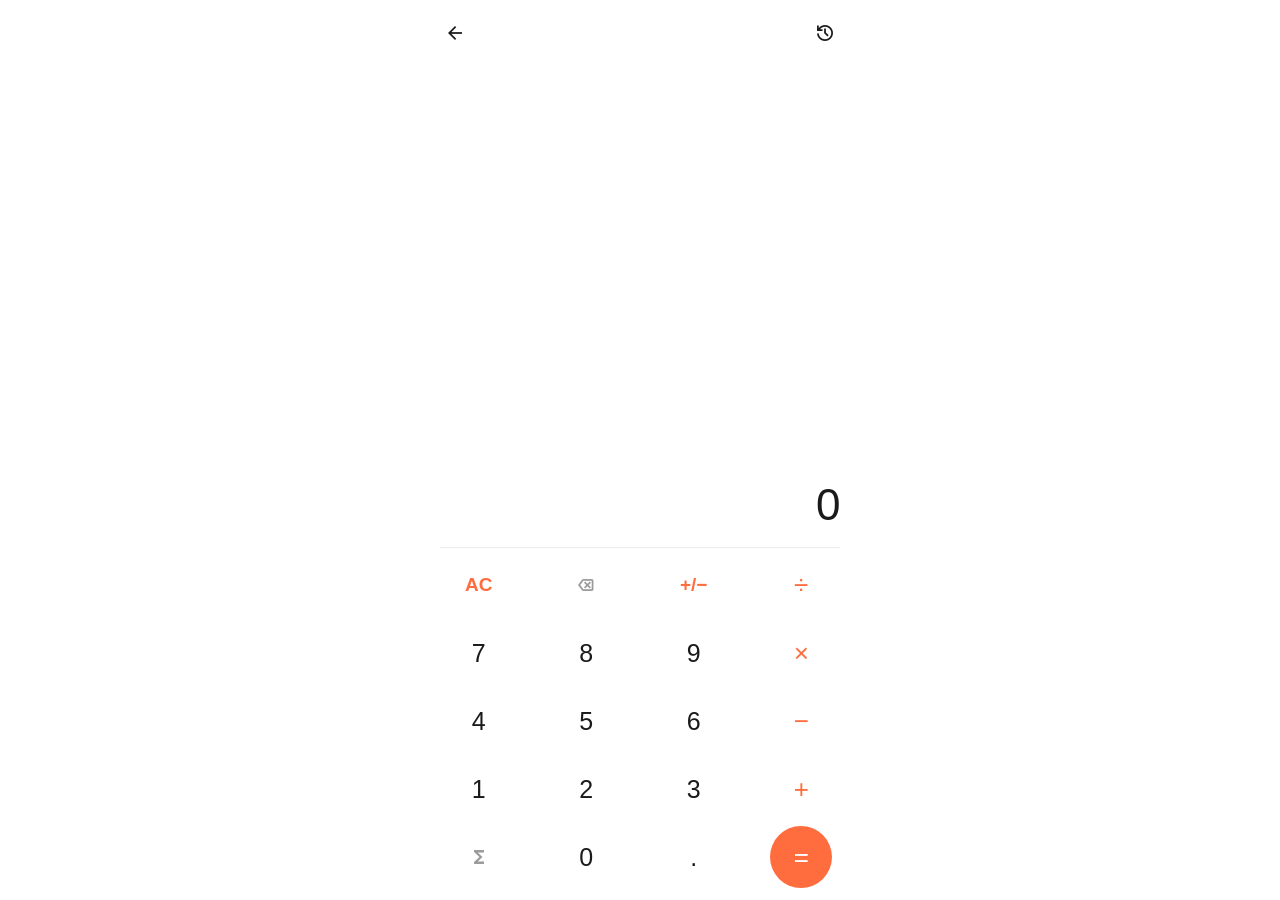
<file: hjjj (1).html>
<!DOCTYPE html>
<html lang="en">
<head>
<meta charset="UTF-8">
<meta name="viewport" content="width=device-width, initial-scale=1.0, maximum-scale=1.0, user-scalable=yes, viewport-fit=cover">
<title>Scientific Calculator – PaisaTrack</title>

<link rel="stylesheet" href="https://fonts.googleapis.com/css2?family=Material+Symbols+Outlined:FILL@0..1" />
<style>
.icon-btn {
  width: 42px;
  height: 42px;
  border-radius: 50%;
  border: none;
  background: transparent;
  
  display: flex;
  align-items: center;
  justify-content: center;
  
  cursor: pointer;
}

*, *::before, *::after { box-sizing: border-box; margin: 0; padding: 0; }
* { -webkit-tap-highlight-color: transparent; user-select: none; -webkit-user-select: none; }

/* ========== THEME VARIABLES – LIGHT MODE ========== */
:root {
  --bg: #ffffff;
  --card: #ffffff;
  --surf: #f5f5f5;
  --dim: #ececec;
  --dim2: #e0e0e0;
  --accent: #FF6D3F;
  --accent2: #E85A2E;
  --sub: #9a9a9a;
  --text: #1a1a1a;
  --fh: 'Sora', sans-serif;
  --fb: 'DM Sans', sans-serif;
  --fm: 'DM Mono', monospace;
}

/* ========== DARK MODE ========== */
body.dark {
  --bg: #000000;
  --card: #000000;
  --surf: #111111;
  --dim: #1c1c1c;
  --dim2: #262626;
  --accent: #5CFF78;
  --accent2: #FF6D3F;
  --sub: #6b6b6b;
  --text: #f0f0f0;
}

html { height: 100%; }
body {
  background: var(--bg);
  display: flex;
  justify-content: center;
  align-items: flex-start;
  min-height: 100vh;
  font-family: var(--fb);
  -webkit-font-smoothing: antialiased;
  transition: background 0.2s, color 0.2s;
}

/* ── WRAPPER ── */
.calc-app {
  width: 100%;
  max-width: 440px;
  background: var(--card);
  min-height: 100vh;
  transition: background 0.2s;
  display: flex;
  flex-direction: column;
  position: relative;
}

/* ── TOPBAR ── */
.topbar {
  display: flex; align-items: center; justify-content: space-between;
  padding: 14px 16px;
  background: var(--card);
  flex-shrink: 0;
}
.icon-btn {
  width: 38px; height: 38px; border-radius: 50%;
  background: transparent; border: none;
  display: flex; align-items: center; justify-content: center;
  cursor: pointer; flex-shrink: 0; transition: background .15s;
}
.icon-btn:active { background: var(--dim); }
.icon-btn .material-symbols-outlined { font-size: 22px; color: var(--text); }
.topbar-spacer { flex: 1; }

/* ── SCI FUNCTIONS STRIP (collapsible) ── */
.sci-strip {
  display: none;
  grid-template-columns: repeat(5, 1fr);
  gap: 1px;
  background: var(--dim);
  flex-shrink: 0;
}
.sci-strip.show { display: grid; }
.sci-btn {
  background: var(--surf);
  min-height: 46px;
  display: flex; align-items: center; justify-content: center;
  font-size: 13px; font-weight: 600; color: var(--accent);
  cursor: pointer; border: none; font-family: var(--fb);
  transition: background .1s;
}
.sci-btn:active { background: var(--dim2); }

/* ── DISPLAY AREA ── */
.display-area {
  padding: 0 20px 18px;
  background: var(--card);
  display: flex;
  flex-direction: column;
  justify-content: flex-end;
  transition: background 0.2s;
  flex: 1;
  min-height: 140px;
}
.expression {
  font-family: var(--fm);
  font-size: 14px;
  font-weight: 400;
  color: var(--sub);
  text-align: right;
  min-height: 20px;
  max-height: 44px;
  overflow-y: auto;
  word-break: break-all;
  overflow-wrap: break-word;
  margin-bottom: 6px;
  letter-spacing: .01em;
  line-height: 1.3;
  scrollbar-width: none;
}
.expression::-webkit-scrollbar { display: none; }

.result {
  font-family: var(--fb);
  font-size: 44px;
  font-weight: 400;
  text-align: right;
  color: var(--text);
  letter-spacing: -.5px;
  line-height: 1.1;
  word-break: break-all;
  overflow-wrap: break-word;
  max-height: 52px;
  overflow: hidden;
  transition: font-size 0.15s ease;
}

.display-divider {
  height: 1px;
  background: var(--dim);
  margin: 0 20px;
  flex-shrink: 0;
}

/* ── BUTTON GRID ── */
.button-grid {
  display: grid;
  grid-template-columns: repeat(4, 1fr);
  gap: 2px;
  background: var(--card);
  flex-shrink: 0;
  padding: 4px 6px 10px;
}

.btn {
  background: var(--card);
  min-height: 62px;
  display: flex; align-items: center; justify-content: center;
  font-size: 24px; font-weight: 400;
  cursor: pointer; transition: background .08s, transform .08s;
  color: var(--text); border: none;
  font-family: var(--fb);
  border-radius: 50%;
  margin: 2px auto;
  width: 62px; height: 62px;
}
.btn:active { background: var(--dim); transform: scale(.94); }

.top-row-btn { font-size: 19px; color: var(--accent); font-weight: 600; }
.op-btn { color: var(--accent); font-weight: 500; font-size: 26px; }
.num-btn { color: var(--text); font-size: 25px; }

.equal-btn {
  background: var(--accent);
  color: #fff; font-weight: 500; font-size: 26px;
}
.equal-btn:active { background: var(--accent2); }

.ghost-btn { color: var(--sub); }
.ghost-btn .material-symbols-outlined { font-size: 22px; color: var(--sub); }

/* ── HISTORY OVERLAY (full page) ── */
.history-overlay {
  display: none;
  position: fixed;
  inset: 0;
  z-index: 100;
  background: var(--card);
  flex-direction: column;
  max-width: 440px;
  margin: 0 auto;
}
.history-overlay.show { display: flex; }
.history-header {
  display: flex; align-items: center; justify-content: space-between;
  padding: 14px 8px;
  flex-shrink: 0;
}
.history-header h2 {
  font-family: var(--fb); font-size: 19px; font-weight: 500;
  color: var(--text);
}
#historyList {
  flex: 1;
  overflow-y: auto;
  padding: 8px 20px;
}
#historyList .entry {
  text-align: right;
  padding: 14px 0;
}
#historyList .entry .exp {
  font-family: var(--fm); font-size: 14px; color: var(--sub);
  word-break: break-all; line-height: 1.4;
}
#historyList .entry .res {
  font-family: var(--fm); font-size: 15px; color: var(--text);
  word-break: break-all; line-height: 1.4; margin-top: 2px;
}
.history-empty {
  color: var(--sub); text-align: center; padding: 40px 0;
  font-family: var(--fb); font-size: 14px;
}
.history-bottom {
  border-top: 1px solid var(--dim);
  padding: 16px 20px;
  flex-shrink: 0;
  cursor: pointer;
}
.history-bottom .res {
  font-family: var(--fb); font-size: 34px; color: var(--text);
  text-align: right; word-break: break-all;
}

@media (max-width: 380px) {
  .btn { width: 56px; height: 56px; min-height: 56px; font-size: 22px; }
  .result { font-size: 36px; }
  .sci-btn { font-size: 12px; min-height: 42px; }
}
</style>
</head>
<body>

<div class="calc-app">

  <!-- TOPBAR -->
  <div class="topbar">
    <button class="icon-btn" id="backBtn">
      <span class="material-symbols-outlined">arrow_back</span>
    </button>
    <div class="topbar-spacer"></div>
    <button class="icon-btn" id="historyToggleBtn">
      <span class="material-symbols-outlined">history</span>
    </button>
  </div>

  <!-- SCI FUNCTIONS STRIP -->
  <div class="sci-strip" id="sciStrip">
    <div class="sci-btn" data-func="sin">sin</div>
    <div class="sci-btn" data-func="cos">cos</div>
    <div class="sci-btn" data-func="tan">tan</div>
    <div class="sci-btn" data-func="ln">ln</div>
    <div class="sci-btn" data-func="log">log</div>
    <div class="sci-btn" data-func="sqrt">√</div>
    <div class="sci-btn" data-func="sq">x²</div>
    <div class="sci-btn" data-func="inv">1/x</div>
    <div class="sci-btn" data-val="PI">π</div>
    <div class="sci-btn" data-val="(">( )</div>
  </div>

  <!-- DISPLAY -->
  <div class="display-area">
    <div class="expression" id="expressionDisplay"></div>
    <div class="result" id="resultDisplay">0</div>
  </div>
  <div class="display-divider"></div>

  <!-- BUTTON GRID -->
  <div class="button-grid">
    <div class="btn top-row-btn" id="clearAllBtn">AC</div>
    <div class="btn top-row-btn ghost-btn" id="backspaceBtn">
      <span class="material-symbols-outlined">backspace</span>
    </div>
    <div class="btn top-row-btn" id="toggleSignBtn">+/−</div>
    <div class="btn op-btn" data-op="/">÷</div>

    <div class="btn num-btn" data-val="7">7</div>
    <div class="btn num-btn" data-val="8">8</div>
    <div class="btn num-btn" data-val="9">9</div>
    <div class="btn op-btn" data-op="×">×</div>

    <div class="btn num-btn" data-val="4">4</div>
    <div class="btn num-btn" data-val="5">5</div>
    <div class="btn num-btn" data-val="6">6</div>
    <div class="btn op-btn" data-op="-">−</div>

    <div class="btn num-btn" data-val="1">1</div>
    <div class="btn num-btn" data-val="2">2</div>
    <div class="btn num-btn" data-val="3">3</div>
    <div class="btn op-btn" data-op="+">+</div>

    <div class="btn ghost-btn" id="sciToggleBtn">
      <span class="material-symbols-outlined">functions</span>
    </div>
    <div class="btn num-btn" data-val="0">0</div>
    <div class="btn num-btn" data-val=".">.</div>
    <div class="btn equal-btn" id="equalBtn">=</div>
  </div>

</div>

<!-- HISTORY OVERLAY -->
<div class="history-overlay" id="historyOverlay">
  <div class="history-header">
    <button class="icon-btn" id="historyBackBtn">
      <span class="material-symbols-outlined">arrow_back</span>
    </button>
    <h2>History</h2>
    <button class="icon-btn" id="clearHistoryBtn">
      <span class="material-symbols-outlined">delete</span>
    </button>
  </div>
  <div id="historyList"></div>
  <div class="history-bottom" id="historyBottom">
    <div class="res" id="historyBottomResult">0</div>
  </div>
</div>

<script>
// ========== THEME SYNC ==========
function applyTheme() {
  const savedTheme = localStorage.getItem('ptTheme');
  if (savedTheme === 'dark') {
    document.body.classList.add('dark');
  } else {
    document.body.classList.remove('dark');
  }
}
window.addEventListener('storage', function(e) {
  if (e.key === 'ptTheme') {
    if (e.newValue === 'dark') document.body.classList.add('dark');
    else document.body.classList.remove('dark');
  }
});
applyTheme();

var expr = '';
var justCalc = false;
var calcHistory = [];

var exprDiv   = document.getElementById('expressionDisplay');
var resultDiv = document.getElementById('resultDisplay');
var histOverlay = document.getElementById('historyOverlay');
var histList  = document.getElementById('historyList');
var histBottomRes = document.getElementById('historyBottomResult');
var sciStrip = document.getElementById('sciStrip');

/* ── SCALE RESULT FONT BASED ON LENGTH ── */
function scaleResultFont(text) {
  var len = text.length;
  var base = 44;
  if (len <= 8) base = 44;
  else if (len <= 10) base = 38;
  else if (len <= 13) base = 32;
  else if (len <= 16) base = 27;
  else if (len <= 20) base = 22;
  else if (len <= 25) base = 18;
  else base = 15;
  var isSmall = window.innerWidth <= 380;
  if (isSmall) base = Math.max(base - 4, 14);
  resultDiv.style.fontSize = base + 'px';
}

/* ── DISPLAY UPDATE ── */
function updateDisplay() {
  exprDiv.innerText = expr || '';
  if (!expr.trim()) {
    resultDiv.innerText = '0';
    scaleResultFont('0');
    histBottomRes.innerText = '0';
    exprDiv.scrollTop = exprDiv.scrollHeight;
    return;
  }
  try {
    var e = prepExpr(expr);
    var v = Function('"use strict"; return (' + e + ')')();
    if (isFinite(v) && !isNaN(v)) {
      var str = String(parseFloat(v.toFixed(10)));
      resultDiv.innerText = str;
      scaleResultFont(str);
    } else {
      resultDiv.innerText = '...';
      scaleResultFont('...');
    }
  } catch(err) {
    resultDiv.innerText = expr ? '...' : '0';
    scaleResultFont(resultDiv.innerText);
  }
  histBottomRes.innerText = resultDiv.innerText;
  exprDiv.scrollTop = exprDiv.scrollHeight;
}

/* convert display operators to JS */
function prepExpr(s) {
  return s
    .replace(/×/g, '*')
    .replace(/÷/g, '/')
    .replace(/−/g, '-')
    .replace(/π/g, '(Math.PI)')
    .replace(/PI/g, '(Math.PI)');
}

/* ── ADD TOKEN ── */
function add(token, isOp) {
  if (justCalc) {
    if (!isOp) { expr = token; }
    else       { expr = resultDiv.innerText !== 'Error' && resultDiv.innerText !== '...' ? resultDiv.innerText : '0'; expr += token; }
    justCalc = false;
  } else {
    expr += token;
  }
  updateDisplay();
}

/* ── FUNCTIONS ── */
function applyFunc(fn) {
  if (justCalc) {
    expr = resultDiv.innerText !== 'Error' && resultDiv.innerText !== '...' ? resultDiv.innerText : '0';
    justCalc = false;
  }
  var base = expr || '0';
  switch(fn) {
    case 'sin':  expr = 'Math.sin('  + base + ')'; break;
    case 'cos':  expr = 'Math.cos('  + base + ')'; break;
    case 'tan':  expr = 'Math.tan('  + base + ')'; break;
    case 'ln':   expr = 'Math.log('  + base + ')'; break;
    case 'log':  expr = 'Math.log10('+ base + ')'; break;
    case 'sqrt': expr = 'Math.sqrt(' + base + ')'; break;
    case 'inv':  expr = '1/('        + base + ')'; break;
    case 'sq':   expr = '('          + base + ')**2'; break;
  }
  updateDisplay();
}

/* ── EVALUATE ── */
function evaluate() {
  if (!expr.trim()) return;
  try {
    var e = prepExpr(expr);
    var raw = Function('"use strict"; return (' + e + ')')();
    if (!isFinite(raw) || isNaN(raw)) throw new Error('Invalid');
    var res = String(parseFloat(raw.toFixed(10)));
    calcHistory.unshift({ exp: expr, res: res });
    if (calcHistory.length > 30) calcHistory.pop();
    renderHistory();
    resultDiv.innerText = res;
    scaleResultFont(res);
    expr = res;
    exprDiv.innerText = expr;
    justCalc = true;
    histBottomRes.innerText = res;
  } catch(err) {
    resultDiv.innerText = 'Error';
    scaleResultFont('Error');
    justCalc = false;
  }
}

/* ── BACKSPACE ── */
function backspace() {
  if (justCalc) { expr = ''; justCalc = false; }
  else          { expr = expr.slice(0, -1); }
  updateDisplay();
}

/* ── CLEAR ── */
function clearAll() {
  expr = ''; justCalc = false;
  resultDiv.innerText = '0';
  scaleResultFont('0');
  exprDiv.innerText = '';
  histBottomRes.innerText = '0';
}

/* ── TOGGLE SIGN ── */
function toggleSign() {
  if (justCalc) {
    expr = resultDiv.innerText !== 'Error' && resultDiv.innerText !== '...' ? resultDiv.innerText : '0';
    justCalc = false;
  }
  if (!expr) return;
  expr = '(-1*(' + expr + '))';
  updateDisplay();
}

/* ── HISTORY ── */
function renderHistory() {
  if (!calcHistory.length) {
    histList.innerHTML = '<div class="history-empty">No history yet</div>';
    return;
  }
  histList.innerHTML = calcHistory.map(function(h){
    return '<div class="entry"><div class="exp">' + esc(h.exp) + '</div><div class="res">= ' + esc(h.res) + '</div></div>';
  }).join('');
}

function clearHistory() { calcHistory = []; renderHistory(); }

function esc(s) {
  return s.replace(/&/g,'&amp;').replace(/</g,'&lt;').replace(/>/g,'&gt;');
}

/* ── RESIZE HANDLER ── */
function handleResize() {
  var cur = resultDiv.innerText || '0';
  scaleResultFont(cur);
}

/* ── BIND BUTTONS ── */
document.querySelectorAll('.btn[data-val], .sci-btn[data-val]').forEach(function(btn) {
  btn.addEventListener('click', function() {
    var v = btn.getAttribute('data-val');
    if (v === 'PI') add('π', false);
    else add(v, false);
  });
});

document.querySelectorAll('.btn[data-op]').forEach(function(btn) {
  btn.addEventListener('click', function() {
    add(btn.getAttribute('data-op'), true);
  });
});

document.querySelectorAll('.sci-btn[data-func]').forEach(function(btn) {
  btn.addEventListener('click', function() {
    applyFunc(btn.getAttribute('data-func'));
  });
});

document.getElementById('equalBtn').addEventListener('click', evaluate);
document.getElementById('clearAllBtn').addEventListener('click', clearAll);
document.getElementById('backspaceBtn').addEventListener('click', backspace);
document.getElementById('toggleSignBtn').addEventListener('click', toggleSign);

document.getElementById('sciToggleBtn').addEventListener('click', function() {
  sciStrip.classList.toggle('show');
});

document.getElementById('historyToggleBtn').addEventListener('click', function() {
  histOverlay.classList.add('show');
});
document.getElementById('historyBackBtn').addEventListener('click', function() {
  histOverlay.classList.remove('show');
});
document.getElementById('historyBottom').addEventListener('click', function() {
  histOverlay.classList.remove('show');
});
document.getElementById('clearHistoryBtn').addEventListener('click', clearHistory);

document.getElementById('backBtn').addEventListener('click', function() {
  if (window.history && window.history.length > 1) window.history.back();
});

window.addEventListener('resize', handleResize);

/* ── KEYBOARD ── */
document.addEventListener('keydown', function(e) {
  if (/^[0-9]$/.test(e.key))       { add(e.key, false); e.preventDefault(); }
  else if (e.key === '.')           { add('.', false); e.preventDefault(); }
  else if (e.key === '+')           { add('+', true);  e.preventDefault(); }
  else if (e.key === '-')           { add('-', true);  e.preventDefault(); }
  else if (e.key === '*')           { add('×', true);  e.preventDefault(); }
  else if (e.key === '/')           { add('/', true);  e.preventDefault(); }
  else if (e.key === '(')           { add('(', false); e.preventDefault(); }
  else if (e.key === ')')           { add(')', false); e.preventDefault(); }
  else if (e.key === 'Enter')       { evaluate();  e.preventDefault(); }
  else if (e.key === 'Backspace')   { backspace(); e.preventDefault(); }
  else if (e.key === 'Escape')      { clearAll();  e.preventDefault(); }
});

/* init */
renderHistory();
updateDisplay();
</script>
</body>
</html>
</file>
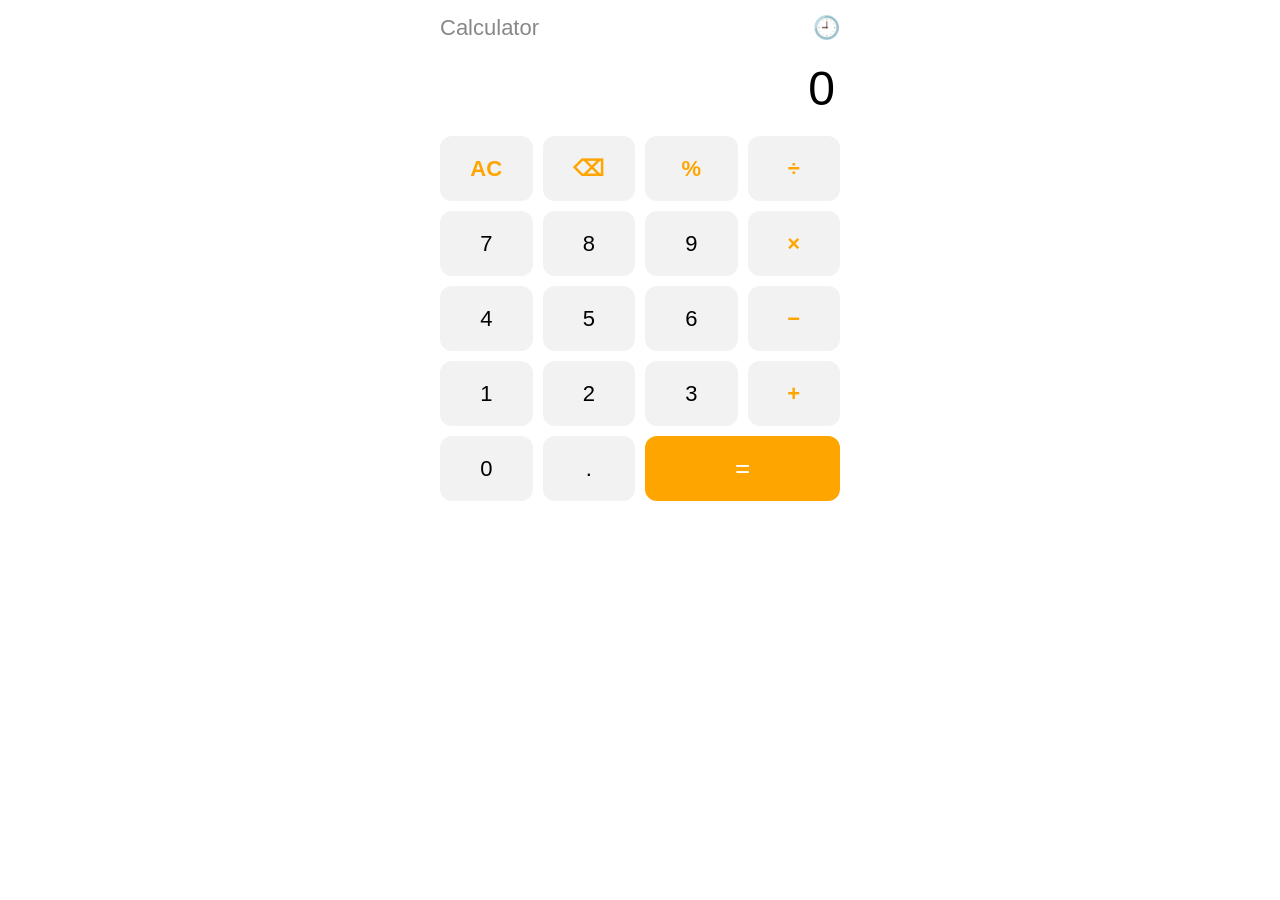
<file: index (10).html>
<!DOCTYPE html>
<html lang="en">
<head>
<meta charset="UTF-8">
<meta name="viewport" content="width=device-width, initial-scale=1.0">
<title>Calculator</title>

<!-- ✅ PWA MANIFEST -->
<link rel="manifest" href="manifest.json">

<!-- ✅ APP ICON -->
<link rel="icon" href="icon.png">

<style>
body {
    margin: 0;
    background: #fff;
    font-family: Arial, sans-serif;
}
.calculator {
    max-width: 400px;
    margin: auto;
    padding: 15px;
}
.top-bar {
    display: flex;
    justify-content: space-between;
    align-items: center;
    color: #888;
    font-size: 22px;
}
.display {
    text-align: right;
    font-size: 48px;
    padding: 20px 5px;
    overflow-x: auto;
}
.buttons {
    display: grid;
    grid-template-columns: repeat(4, 1fr);
    gap: 10px;
}
button {
    height: 65px;
    font-size: 22px;
    border: none;
    border-radius: 12px;
    background: #f2f2f2;
}
.operator {
    color: orange;
    font-weight: bold;
}
.equal {
    background: orange;
    color: #fff;
    font-size: 26px;
}
.history {
    display: none;
    margin-top: 10px;
    font-size: 14px;
}
</style>
</head>

<body>

<div class="calculator">
    <div class="top-bar">
        <span>Calculator</span>
        <span onclick="toggleHistory()">🕘</span>
    </div>

    <div id="display" class="display">0</div>
    <div id="history" class="history"></div>

    <div class="buttons">
        <button class="operator" onclick="clearAll()">AC</button>
        <button class="operator" onclick="backspace()">⌫</button>
        <button class="operator" onclick="press('%')">%</button>
        <button class="operator" onclick="press('/')">÷</button>

        <button onclick="press('7')">7</button>
        <button onclick="press('8')">8</button>
        <button onclick="press('9')">9</button>
        <button class="operator" onclick="press('*')">×</button>

        <button onclick="press('4')">4</button>
        <button onclick="press('5')">5</button>
        <button onclick="press('6')">6</button>
        <button class="operator" onclick="press('-')">−</button>

        <button onclick="press('1')">1</button>
        <button onclick="press('2')">2</button>
        <button onclick="press('3')">3</button>
        <button class="operator" onclick="press('+')">+</button>

        <button onclick="press('0')">0</button>
        <button onclick="press('.')">.</button>
        <button class="equal" style="grid-column: span 2" onclick="calculate()">=</button>
    </div>
</div>

<script>
let display = document.getElementById("display");
let historyBox = document.getElementById("history");

function press(val) {
    if (display.innerText === "0") display.innerText = "";
    display.innerText += (val === "*") ? "×" : val;
}
function clearAll() { display.innerText = "0"; }
function backspace() {
    display.innerText = display.innerText.slice(0, -1) || "0";
}
function calculate() {
    try {
        let exp = display.innerText.replace(/×/g, "*");
        let result = eval(exp);
        display.innerText = result;
    } catch {
        display.innerText = "Error";
    }
}
function toggleHistory() {
    historyBox.style.display =
      historyBox.style.display === "block" ? "none" : "block";
}

/* ✅ OFFLINE SUPPORT */
if ("serviceWorker" in navigator) {
    navigator.serviceWorker.register("sw.js");
}
</script>

</body>
</html>
</file>
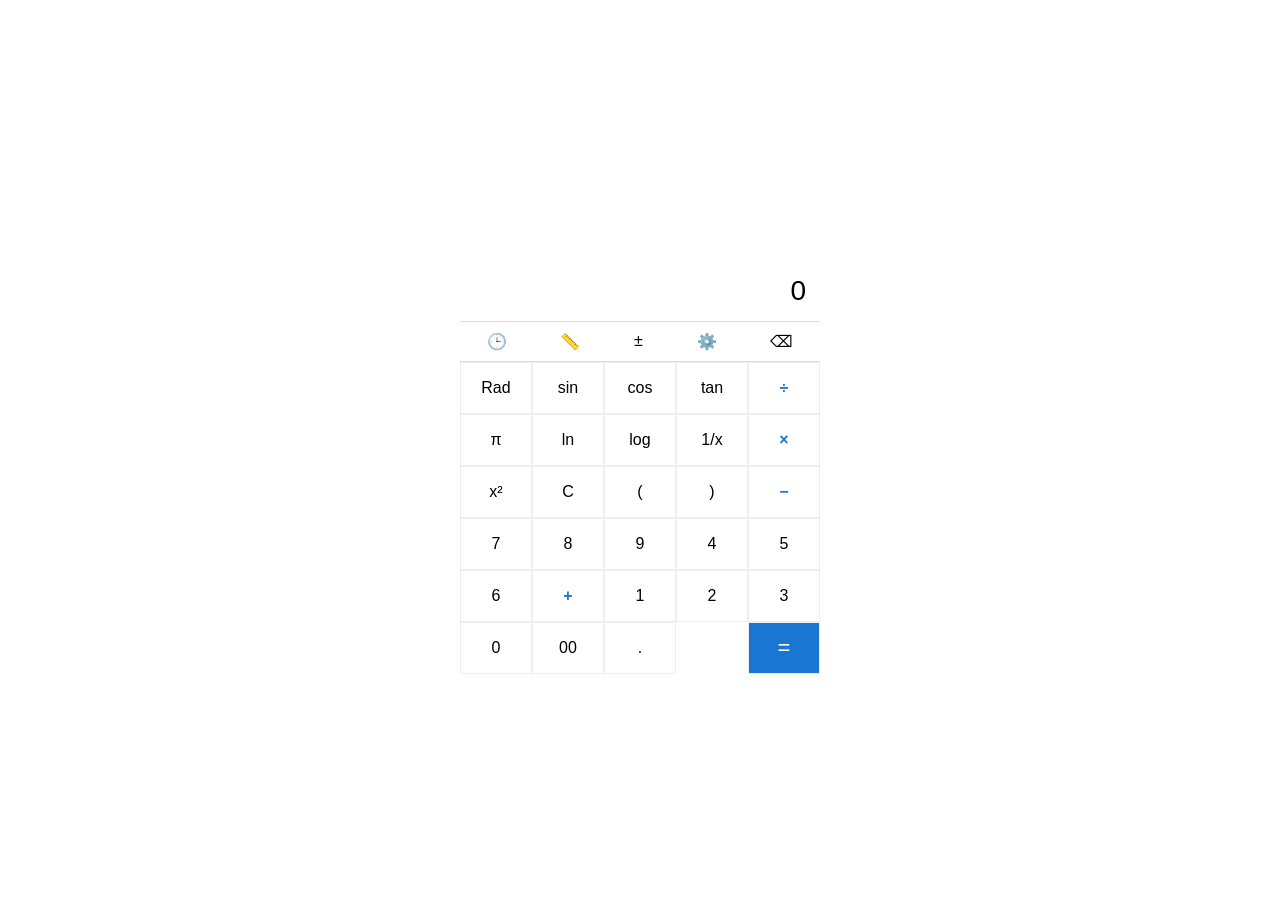
<file: index (11).html>
<!DOCTYPE html>
<html lang="en">
<head>
<meta charset="UTF-8">
<title>Scientific Calculator</title>
<meta name="viewport" content="width=device-width, initial-scale=1.0">

<!-- PWA -->
<link rel="manifest" href="manifest.json">
<meta name="theme-color" content="#1976d2">

<style>
*{box-sizing:border-box;}
body{
  margin:0;
  background:#fff;
  min-height:100vh;
  display:flex;
  justify-content:center;
  align-items:center;
  font-family:Arial, sans-serif;
}
.app{
  width:100%;
  max-width:360px;
  background:#fff;
}
.display{
  padding:14px;
  border-bottom:1px solid #ddd;
}
.expression{
  font-size:22px;
  color:#1976d2;
  text-align:right;
  min-height:28px;
  white-space:nowrap;
  overflow-x:auto;
}
.result{
  font-size:28px;
  text-align:right;
  margin-top:6px;
}
.history{
  display:none;
  max-height:140px;
  overflow:auto;
  font-size:14px;
  border-bottom:1px solid #ddd;
}
.history div{
  display:flex;
  justify-content:space-between;
  padding:6px 8px;
  border-bottom:1px solid #eee;
}
.history button{
  width:100%;
  border:none;
  padding:8px;
  background:#e53935;
  color:#fff;
  cursor:pointer;
}
.icon-bar{
  display:flex;
  justify-content:space-around;
  padding:10px 0;
  border-bottom:1px solid #ddd;
}
.buttons{
  display:grid;
  grid-template-columns:repeat(5,1fr);
}
.btn{
  border:1px solid #eee;
  min-height:52px;
  display:flex;
  align-items:center;
  justify-content:center;
  font-size:16px;
  cursor:pointer;
  user-select:none;
}
.op{color:#1976d2;font-weight:bold;}
.equal{
  background:#1976d2;
  color:#fff;
  grid-column:5;
  grid-row:6/span 2;
  font-size:22px;
}
</style>
</head>

<body>
<div class="app">

<div class="display">
  <div class="expression" id="exp"></div>
  <div class="result" id="res">0</div>
</div>

<div class="history" id="history">
  <button onclick="clearHistory()">Delete All</button>
  <div id="historyList"></div>
</div>

<div class="icon-bar">
  <div onclick="toggleHistory()">🕒</div>
  <div>📏</div>
  <div onclick="toggleSign()">±</div>
  <div>⚙️</div>
  <div onclick="back()">⌫</div>
</div>

<div class="buttons">
  <div class="btn">Rad</div>
  <div class="btn" onclick="func('sin')">sin</div>
  <div class="btn" onclick="func('cos')">cos</div>
  <div class="btn" onclick="func('tan')">tan</div>
  <div class="btn op" onclick="add('/')">÷</div>

  <div class="btn" onclick="add('Math.PI')">π</div>
  <div class="btn" onclick="func('ln')">ln</div>
  <div class="btn" onclick="func('log')">log</div>
  <div class="btn" onclick="func('inv')">1/x</div>
  <div class="btn op" onclick="add('×')">×</div>

  <div class="btn" onclick="add('**2')">x²</div>
  <div class="btn" onclick="clearAll()">C</div>
  <div class="btn" onclick="add('(')">(</div>
  <div class="btn" onclick="add(')')">)</div>
  <div class="btn op" onclick="add('-')">−</div>

  <div class="btn" onclick="add('7')">7</div>
  <div class="btn" onclick="add('8')">8</div>
  <div class="btn" onclick="add('9')">9</div>
  <div class="btn equal" onclick="calculate()">=</div>

  <div class="btn" onclick="add('4')">4</div>
  <div class="btn" onclick="add('5')">5</div>
  <div class="btn" onclick="add('6')">6</div>
  <div class="btn op" onclick="add('+')">+</div>

  <div class="btn" onclick="add('1')">1</div>
  <div class="btn" onclick="add('2')">2</div>
  <div class="btn" onclick="add('3')">3</div>

  <div class="btn" onclick="add('0')">0</div>
  <div class="btn" onclick="add('00')">00</div>
  <div class="btn" onclick="add('.')">.</div>
</div>
</div>

<script>
let exp="";
let historyArr=[];

function add(v){
  exp+=v;
  document.getElementById("exp").innerText=exp;
}

function calculate(){
  try{
    let r=eval(exp);
    document.getElementById("res").innerText=r;
    historyArr.unshift(exp+" = "+r);
    renderHistory();
  }catch{
    document.getElementById("res").innerText="Error";
  }
}

function clearAll(){
  exp="";
  document.getElementById("exp").innerText="";
  document.getElementById("res").innerText="0";
}

function back(){
  exp=exp.slice(0,-1);
  document.getElementById("exp").innerText=exp;
}

function toggleSign(){
  if(exp){
    exp="(-1*("+exp+"))";
    document.getElementById("exp").innerText=exp;
  }
}

function func(f){
  if(!exp) return;
  if(f==="sin") exp="Math.sin("+exp+")";
  if(f==="cos") exp="Math.cos("+exp+")";
  if(f==="tan") exp="Math.tan("+exp+")";
  if(f==="ln") exp="Math.log("+exp+")";
  if(f==="log") exp="Math.log10("+exp+")";
  if(f==="inv") exp="1/("+exp+")";
  document.getElementById("exp").innerText=exp;
}

function toggleHistory(){
  let h=document.getElementById("history");
  h.style.display=h.style.display==="block"?"none":"block";
}

function renderHistory(){
  document.getElementById("historyList").innerHTML=
    historyArr.map(x=>`<div>${x}</div>`).join("");
}

function clearHistory(){
  historyArr=[];
  renderHistory();
}

/* PWA Service Worker */
if("serviceWorker" in navigator){
  navigator.serviceWorker.register("sw.js");
}
</script>

</body>
</html>
</file>
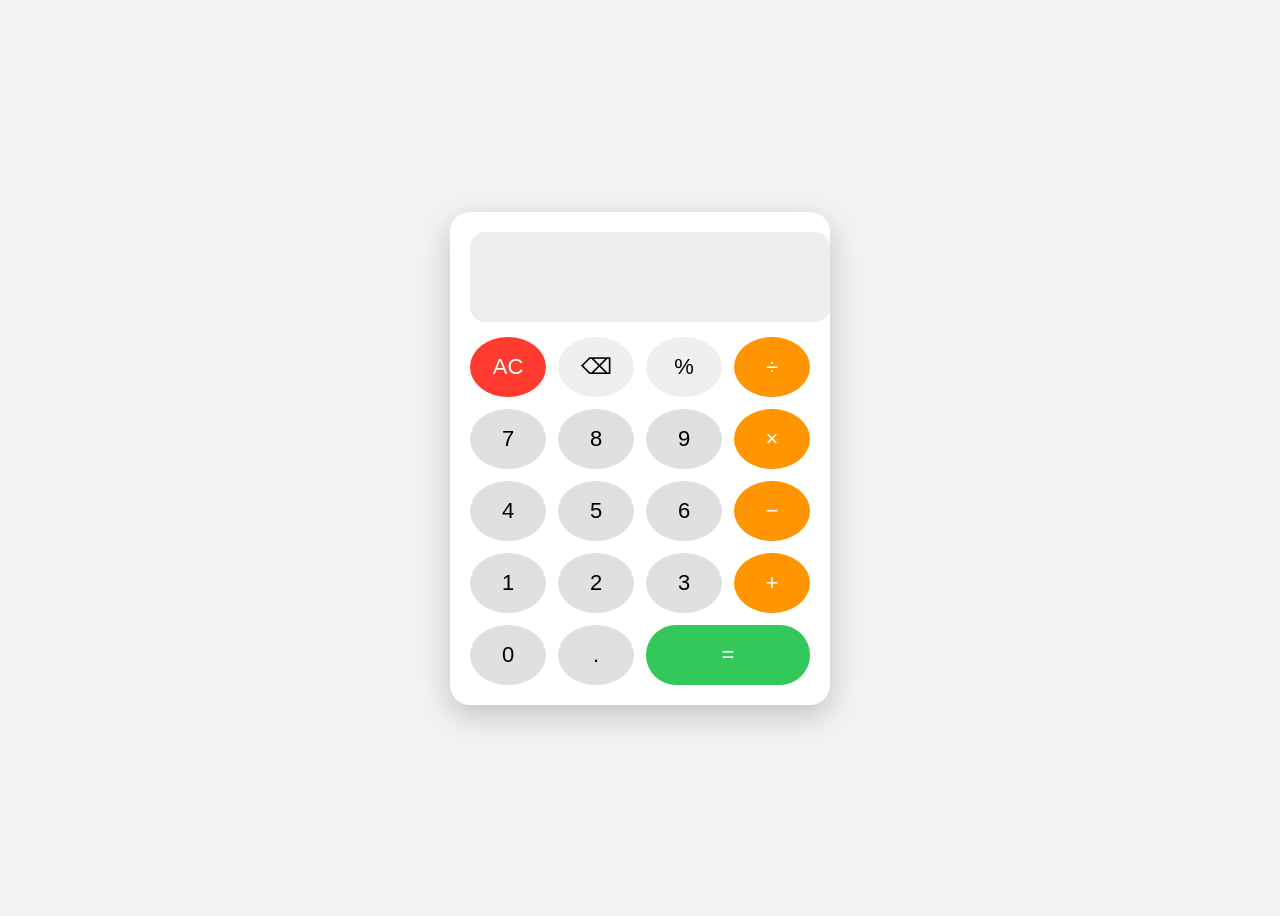
<file: index (4).html>
<!DOCTYPE html>
<html lang="en">
<head>
<meta charset="UTF-8">
<title>Smart Calculator</title>
<meta name="viewport" content="width=device-width, initial-scale=1.0">

<style>
body{
  display:flex;
  justify-content:center;
  align-items:center;
  height:100vh;
  background:#f2f2f2;
  font-family:Arial, sans-serif;
}

.calculator{
  width:340px;
  background:#fff;
  border-radius:20px;
  padding:20px;
  box-shadow:0 10px 30px rgba(0,0,0,0.2);
}

.display{
  width:100%;
  min-height:70px;
  font-size:32px;
  text-align:right;
  padding:10px;
  border:none;
  outline:none;
  background:#eee;
  border-radius:15px;
  word-wrap:break-word;
  overflow-x:auto;
}

.buttons{
  margin-top:15px;
  display:grid;
  grid-template-columns:repeat(4,1fr);
  gap:12px;
}

button{
  height:60px;
  font-size:22px;
  border:none;
  border-radius:50%;
  cursor:pointer;
}

.number{ background:#e0e0e0; }
.operator{ background:#ff9500; color:#fff; }
.clear{ background:#ff3b30; color:#fff; }
.equal{
  background:#34c759;
  color:#fff;
  grid-column: span 2;
  border-radius:30px;
}
</style>
</head>

<body>

<div class="calculator">
  <div id="display" class="display"></div>

  <div class="buttons">
    <button class="clear" onclick="clearAll()">AC</button>
    <button onclick="backspace()">⌫</button>
    <button onclick="add('%')">%</button>
    <button class="operator" onclick="addOperator('÷')">÷</button>

    <button class="number" onclick="add('7')">7</button>
    <button class="number" onclick="add('8')">8</button>
    <button class="number" onclick="add('9')">9</button>
    <button class="operator" onclick="addOperator('×')">×</button>

    <button class="number" onclick="add('4')">4</button>
    <button class="number" onclick="add('5')">5</button>
    <button class="number" onclick="add('6')">6</button>
    <button class="operator" onclick="addOperator('-')">−</button>

    <button class="number" onclick="add('1')">1</button>
    <button class="number" onclick="add('2')">2</button>
    <button class="number" onclick="add('3')">3</button>
    <button class="operator" onclick="addOperator('+')">+</button>

    <button class="number" onclick="add('0')">0</button>
    <button class="number" onclick="add('.')">.</button>
    <button class="equal" onclick="calculate()">=</button>
  </div>
</div>

<script>
let expression = "";

function add(value){
  expression += value;
  updateDisplay();
}

function addOperator(op){
  expression += op;
  updateDisplay();
}

function updateDisplay(){
  document.getElementById("display").innerText = expression;
}

function clearAll(){
  expression = "";
  updateDisplay();
}

function backspace(){
  expression = expression.slice(0,-1);
  updateDisplay();
}

function calculate(){
  try{
    let calc = expression
      .replace(/×/g,'*')
      .replace(/÷/g,'/');
    let result = eval(calc);
    expression = result.toString();
    updateDisplay();
  }catch{
    expression = "Error";
    updateDisplay();
  }
}
</script>

</body>
</html>
</file>
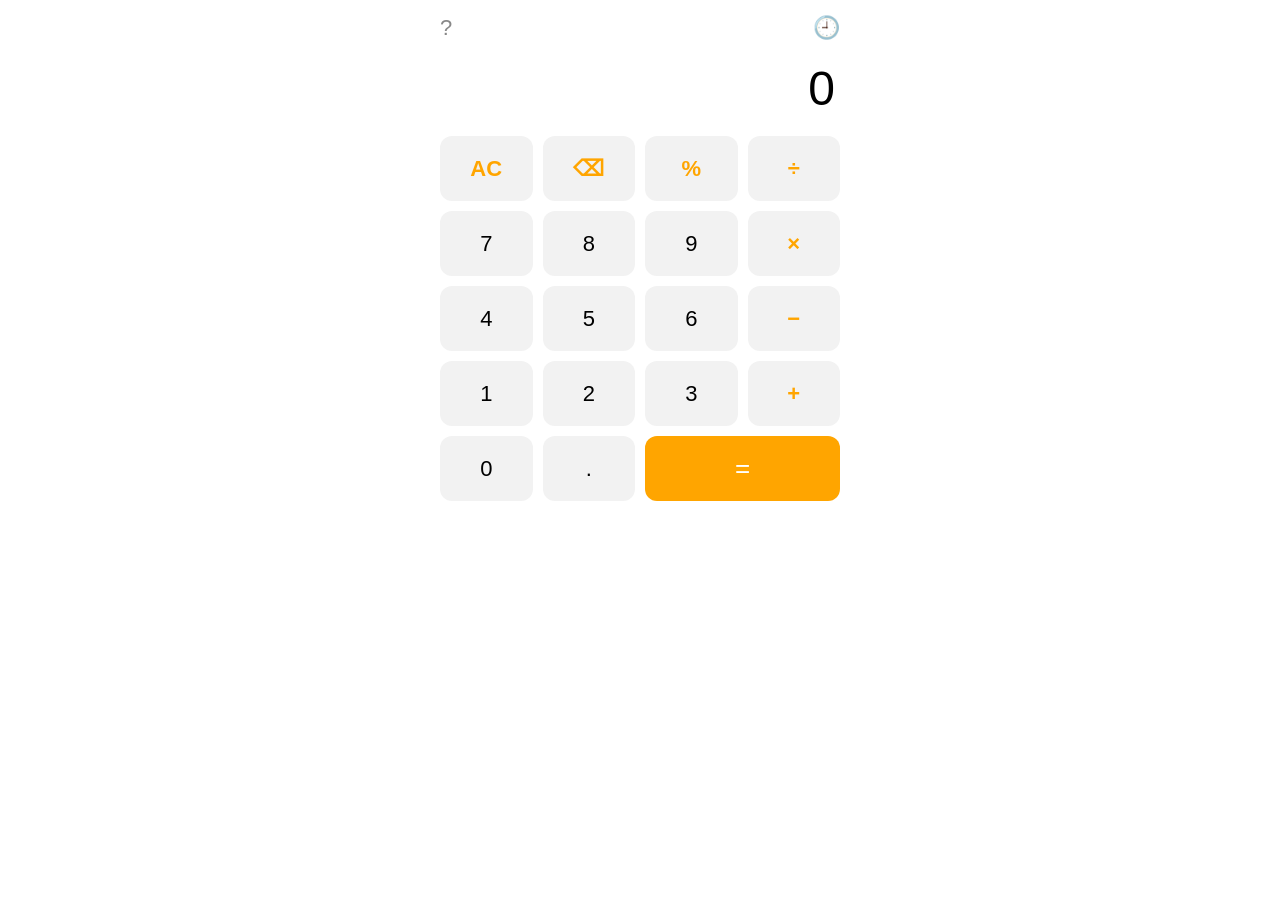
<file: index (7).html>
<!DOCTYPE html>
<html lang="en">
<head>
<meta charset="UTF-8">
<meta name="viewport" content="width=device-width, initial-scale=1.0">
<title>Calculator</title>

<style>
body {
    margin: 0;
    background: #fff;
    font-family: Arial, sans-serif;
}

.calculator {
    max-width: 400px;
    margin: auto;
    padding: 15px;
}

.top-bar {
    display: flex;
    justify-content: space-between;
    align-items: center;
    color: #888;
    font-size: 22px;
}

.display {
    text-align: right;
    font-size: 48px;
    padding: 20px 5px;
    overflow-x: auto;
}

.buttons {
    display: grid;
    grid-template-columns: repeat(4, 1fr);
    gap: 10px;
}

button {
    height: 65px;
    font-size: 22px;
    border: none;
    border-radius: 12px;
    background: #f2f2f2;
    cursor: pointer;
}

.operator {
    color: orange;
    font-weight: bold;
}

.equal {
    background: orange;
    color: #fff;
    font-size: 26px;
}

button:active {
    transform: scale(0.95);
}

.history {
    display: none;
    margin-top: 10px;
    font-size: 14px;
    color: #555;
}

.history div {
    display: flex;
    justify-content: space-between;
    border-bottom: 1px solid #eee;
    padding: 4px 0;
}
</style>
</head>

<body>

<div class="calculator">

    <div class="top-bar">
        <span>?</span>
        <span onclick="toggleHistory()">🕘</span>
    </div>

    <div id="display" class="display">0</div>

    <div id="history" class="history"></div>

    <div class="buttons">
        <button class="operator" onclick="clearAll()">AC</button>
        <button class="operator" onclick="backspace()">⌫</button>
        <button class="operator" onclick="press('%')">%</button>
        <button class="operator" onclick="press('/')">÷</button>

        <button onclick="press('7')">7</button>
        <button onclick="press('8')">8</button>
        <button onclick="press('9')">9</button>
        <button class="operator" onclick="press('*')">×</button>

        <button onclick="press('4')">4</button>
        <button onclick="press('5')">5</button>
        <button onclick="press('6')">6</button>
        <button class="operator" onclick="press('-')">−</button>

        <button onclick="press('1')">1</button>
        <button onclick="press('2')">2</button>
        <button onclick="press('3')">3</button>
        <button class="operator" onclick="press('+')">+</button>

        <button onclick="press('0')">0</button>
        <button onclick="press('.')">.</button>
        <button class="equal" style="grid-column: span 2" onclick="calculate()">=</button>
    </div>

</div>

<script>
let display = document.getElementById("display");
let historyBox = document.getElementById("history");

function press(val) {
    if (display.innerText === "0") display.innerText = "";

    // ✅ ONLY FIX FOR GUNA
    if (val === "*") {
        display.innerText += "×";
    } else {
        display.innerText += val;
    }
}

function clearAll() {
    display.innerText = "0";
}

function backspace() {
    display.innerText = display.innerText.slice(0, -1) || "0";
}

function calculate() {
    try {
        let exp = display.innerText.replace(/×/g, "*");
        let result = eval(exp);
        addHistory(display.innerText + " = " + result);
        display.innerText = result;
    } catch {
        display.innerText = "Error";
    }
}

function addHistory(text) {
    let div = document.createElement("div");
    div.innerHTML = `<span>${text}</span><span onclick="this.parentElement.remove()">❌</span>`;
    historyBox.prepend(div);
}

function toggleHistory() {
    historyBox.style.display =
        historyBox.style.display === "block" ? "none" : "block";
}
</script>

</body>
</html>
</file>
